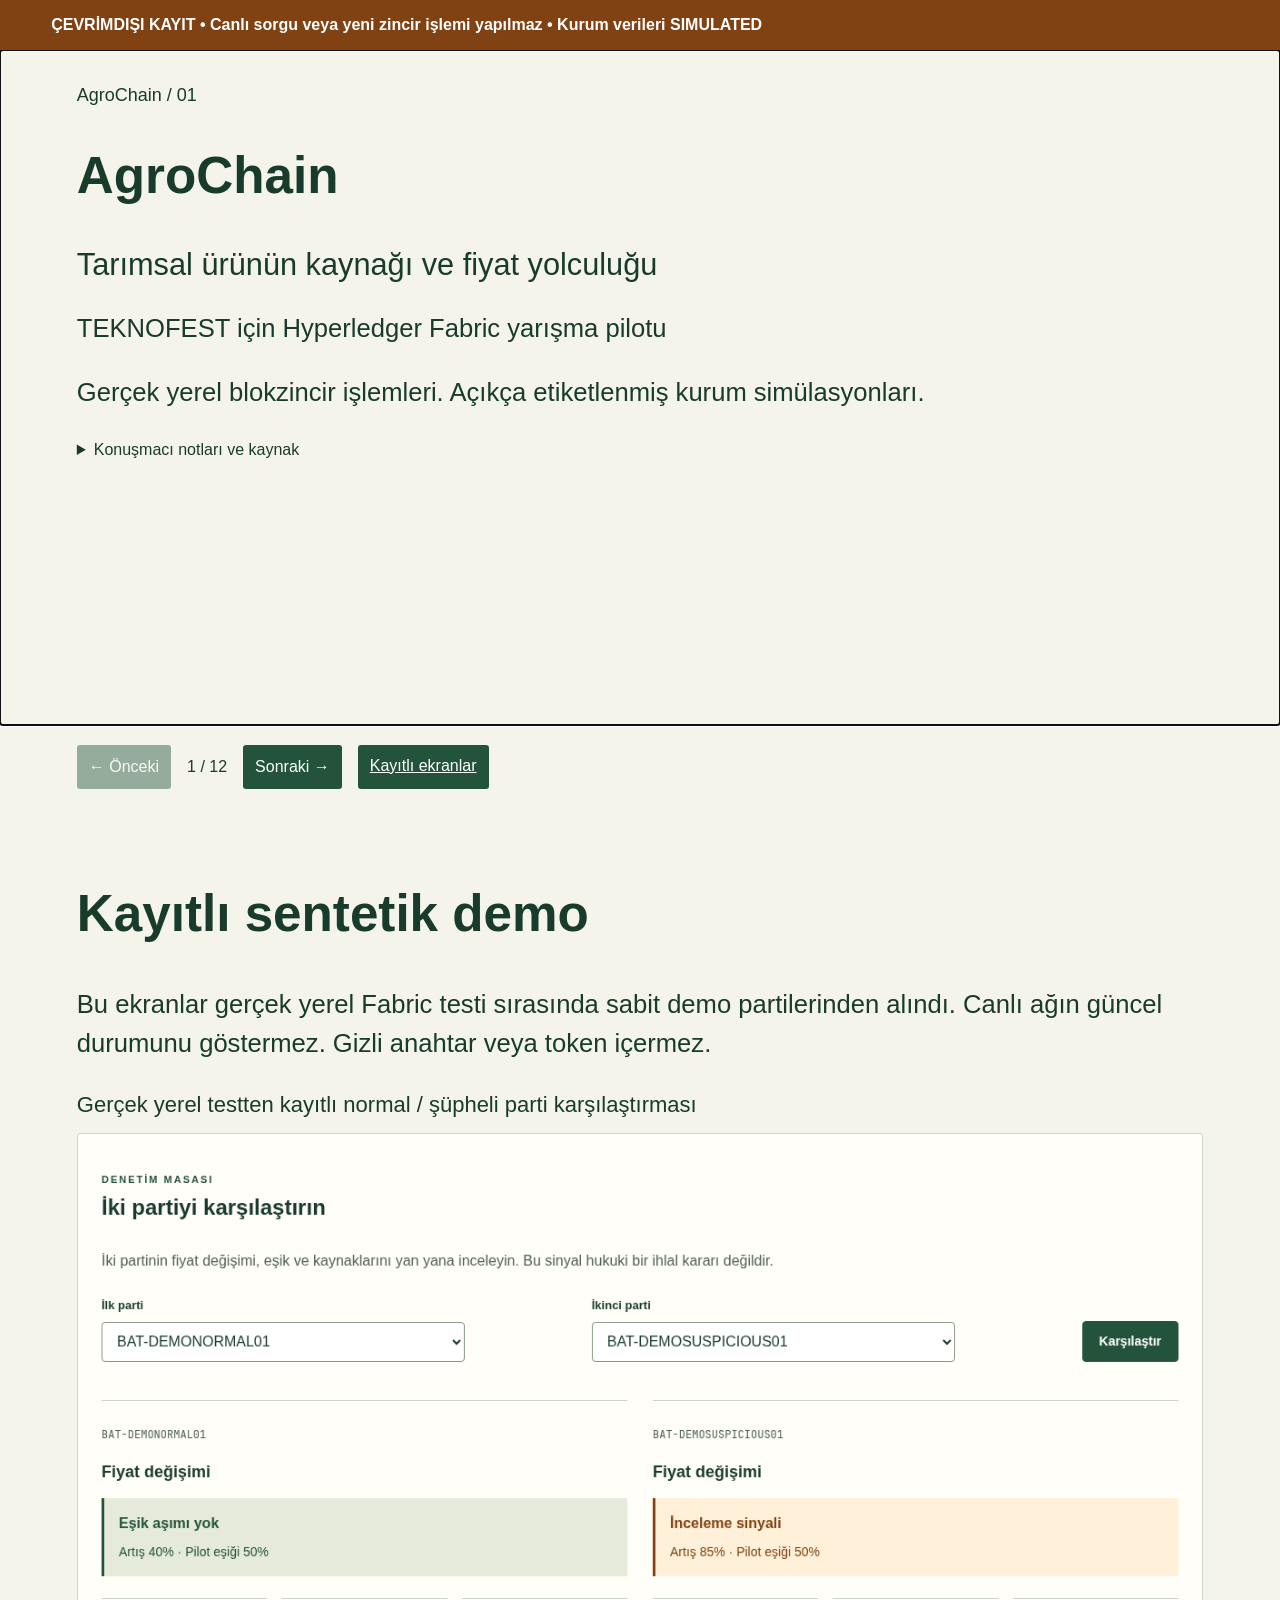
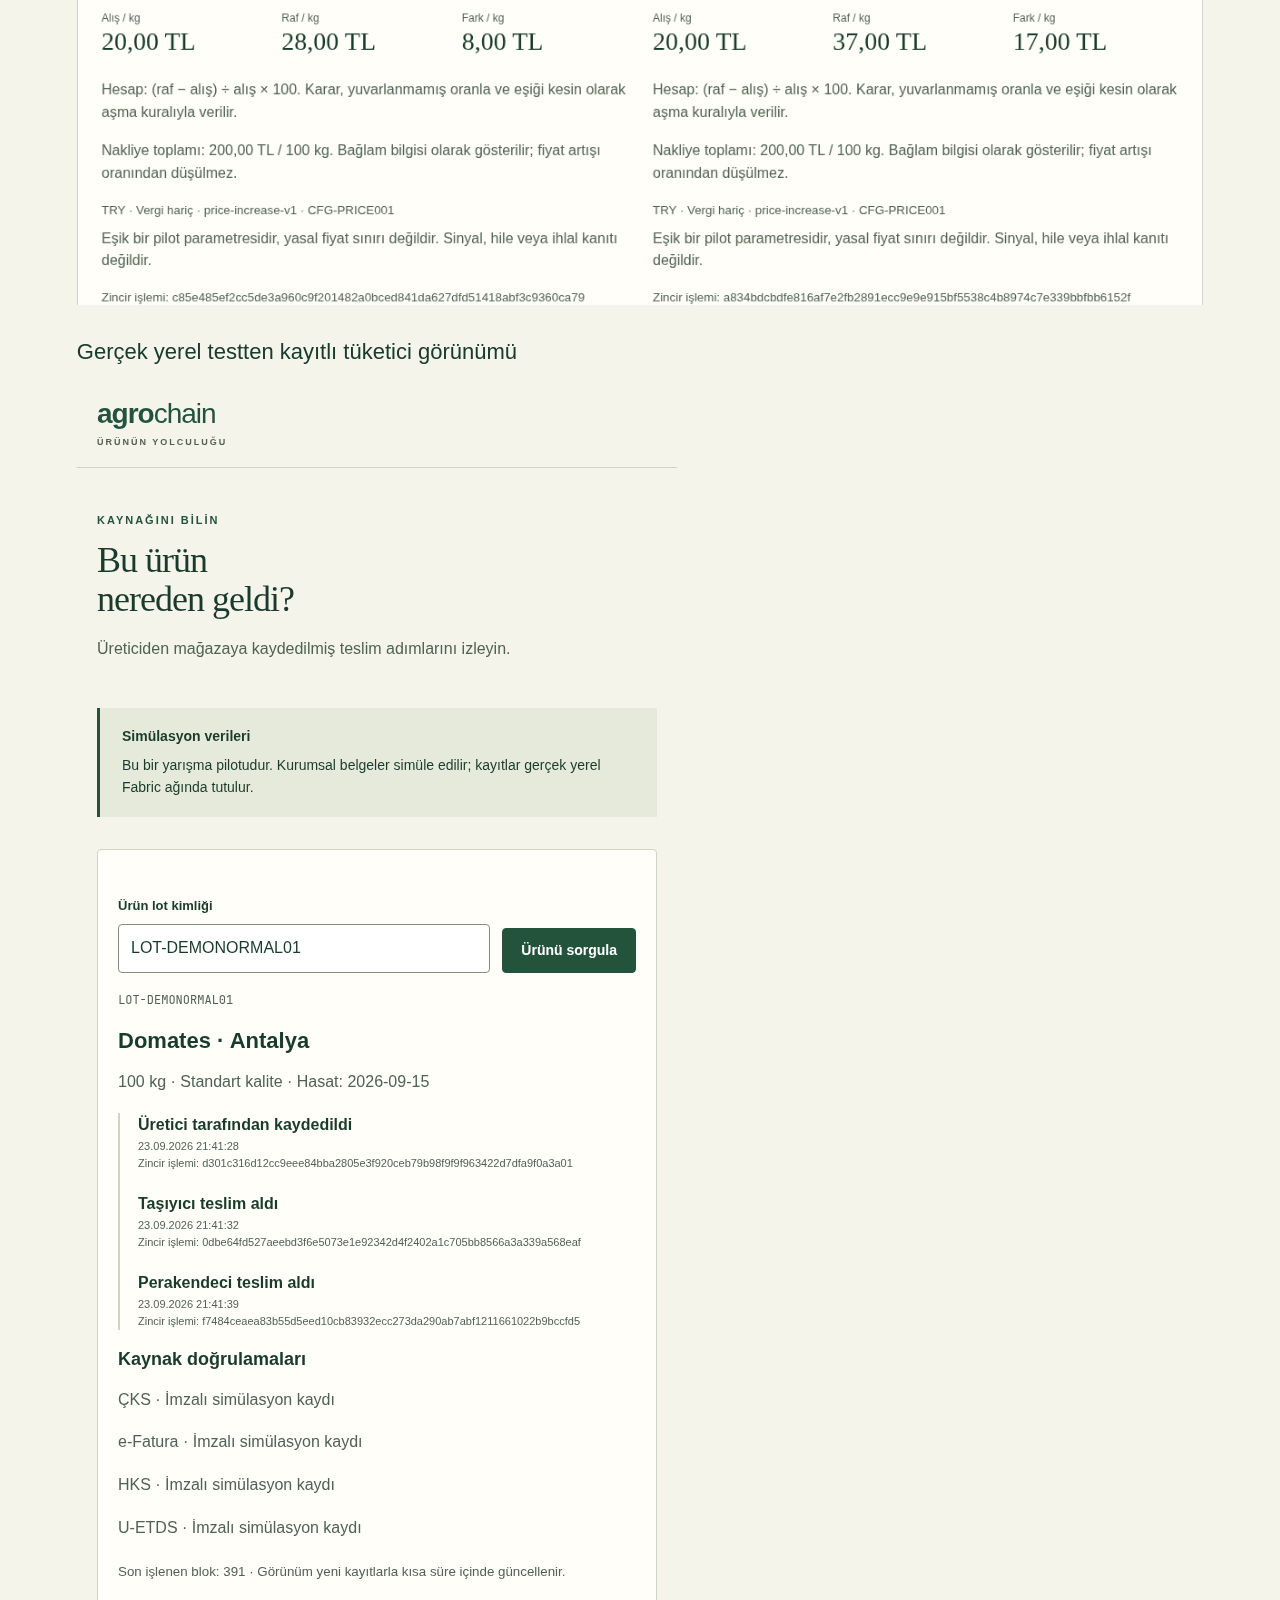
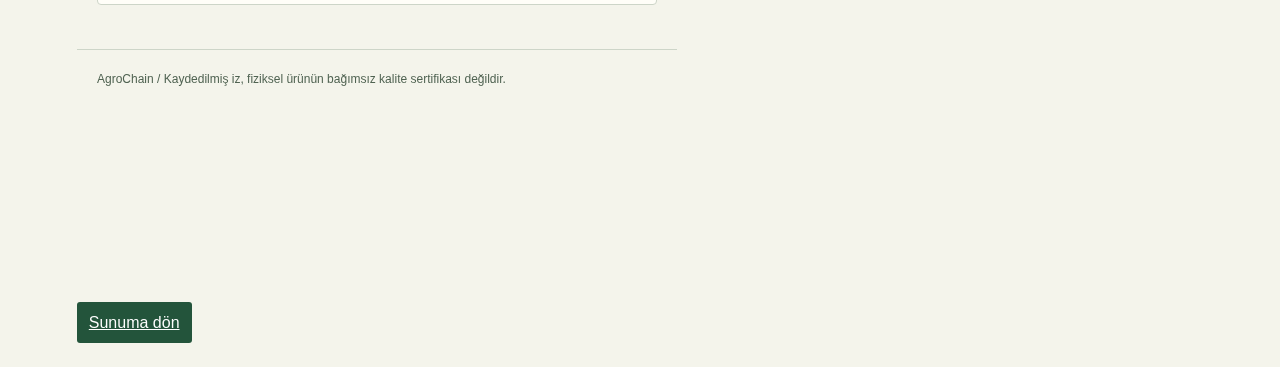
<file: docs/competition/offline.html>
<!doctype html><html lang="tr"><meta charset="utf-8"><meta name="viewport" content="width=device-width,initial-scale=1"><meta http-equiv="Content-Security-Policy" content="default-src 'none'; style-src 'unsafe-inline'; script-src 'unsafe-inline'; img-src data:; connect-src 'none'; base-uri 'none'"><title>AgroChain / Çevrimdışı yarışma paketi</title><style>
    :root{font-family:Arial,sans-serif;color:#193b2b;background:#f4f4eb}*{box-sizing:border-box}body{margin:0}.warning{padding:16px 4vw;background:#804213;color:white;font-weight:bold;position:sticky;top:0;z-index:1}.slide{padding:35px 6vw;max-width:1440px;min-height:75vh;margin:auto}h1{font-size:clamp(32px,4vw,60px);line-height:1.1;max-width:1100px}h2{font-size:clamp(22px,2.4vw,34px);font-weight:normal}p,.flow{font-size:clamp(18px,2vw,28px);line-height:1.5}.number,.foot,details p{font-size:18px}.foot{margin-top:30px;color:#506352}nav{padding:20px 6vw;display:flex;gap:16px;align-items:center;flex-wrap:wrap}button,a{font:inherit;min-height:44px;padding:12px;background:#23543b;color:white;border:0;border-radius:3px}a:focus-visible,button:focus-visible,summary:focus-visible{outline:3px solid #804213;outline-offset:3px}button:disabled{opacity:.45}#evidence{padding:35px 6vw;max-width:1440px;margin:auto}figure{margin:30px 0}img{max-width:100%;height:auto}figure:last-child img{max-height:1000px;width:auto}figcaption{font-size:22px;margin-bottom:15px}details{margin-top:24px}summary{cursor:pointer;min-height:44px}details p{line-height:1.5}@media print{.slide[hidden]{display:block}.warning{position:static}.slide{break-after:page}nav{display:none}details{display:none}}
    </style><div class="warning">ÇEVRİMDIŞI KAYIT • Canlı sorgu veya yeni zincir işlemi yapılmaz • Kurum verileri SIMULATED</div><main><section class="slide" id="slide-1" tabindex="-1" ><div class="number">AgroChain / 01</div><h1>AgroChain</h1><h2>Tarımsal ürünün kaynağı ve fiyat yolculuğu</h2><p>TEKNOFEST için Hyperledger Fabric yarışma pilotu</p><p>Gerçek yerel blokzincir işlemleri. Açıkça etiketlenmiş kurum simülasyonları.</p><p class="foot"></p><details><summary>Konuşmacı notları ve kaynak</summary><p>Bu sunum teknik jüri içindir. Ana iddiamız, kuruluşlar arasında ürün izini korurken ticari veriyi yalnız yetkili taraflarla paylaşmaktır. Kaynak: docs/ARCHITECTURE.md. Takım adı veya gerçek kurum ortaklığı varsayılmamıştır.</p></details></section><section class="slide" id="slide-2" tabindex="-1" hidden><div class="number">AgroChain / 02</div><h1>İzlenebilirlikte kanıt ihtiyacı</h1><h2>Bir ürün partisi için ortak ve denetlenebilir kayıt</h2><p>Hangi kuruluş teslim etti, hangisi kabul etti?</p><p>Belge sonradan değişti mi?</p><p>Fiyat artışı hangi girdiler ve eşikle değerlendirildi?</p><p class="foot"></p><details><summary>Konuşmacı notları ve kaynak</summary><p>Bunlar pilotun cevapladığı sorulardır. Fiziksel ürünün doğruluğunu tek başına blokzincir garanti etmez. Kaynak: docs/ARCHITECTURE.md ve docs/SECURITY_AND_PRIVACY.md.</p></details></section><section class="slide" id="slide-3" tabindex="-1" hidden><div class="number">AgroChain / 03</div><h1>Üreticiden perakendeciye</h1><h2>Her teslim iki taraflı kabul gerektirir</h2><p>Üretici parti oluşturur ve teslim teklif eder.</p><p>Taşıyıcı kabul eder, nakliyeyi kaydeder ve mağazaya teklif eder.</p><p>Perakendeci kabul eder ve raf teklif fiyatını bildirir.</p><p class="foot">100 kg standart domates, Antalya. Raf teklifi gerçekleşmiş satış anlamına gelmez.</p><details><summary>Konuşmacı notları ve kaynak</summary><p>CREATED, PICKUP_PENDING, IN_TRANSPORT, DELIVERY_PENDING, RECEIVED, RETAIL_REPORTED. Nakliye kaydı IN_TRANSPORT durumunda sürümü artırır. Kaynak: docs/STATE_MACHINE.md.</p></details></section><section class="slide" id="slide-4" tabindex="-1" hidden><div class="number">AgroChain / 04</div><h1>Sistem mimarisi</h1><h2>Kurum verisini backend doğrular, zincir kuralları yeniden denetler</h2><div class="flow">Aktör / denetçi arayüzü<br>↓<br>Spring Boot API ↔ İmzalı kurum simülatörleri (SIMULATED)<br>↓<br>Fabric Gateway · kuruluş kimliği<br>↓<br>Go chaincode · deterministik doğrulama<br>↓<br>Ortak ledger ↔ Üç özel veri koleksiyonu</div><p>Backend: belge arşivi ve kalıcı işlem günlüğü. Geçerli olaylardan tüketici görünümü. 4 peer, 3 Raft orderer, TLS.</p><p class="foot"></p><details><summary>Konuşmacı notları ve kaynak</summary><p>Arayüz Spring Boot&#x27;a, backend Fabric Gateway&#x27;e bağlanır. Simülatörlere sadece backend erişir. Chaincode HTTP çağırmaz. Dört uygulama MSP&#x27;si, dört peer, üç Raft orderer aynı yerel makinededir. İşlemler Retailer ve Regulator tarafından endorse edilir. Kaynak: docs/ARCHITECTURE.md ve network/config/chaincode.env.</p></details></section><section class="slide" id="slide-5" tabindex="-1" hidden><div class="number">AgroChain / 05</div><h1>Veri paylaşım sınırları</h1><h2>Şeffaflık, tüm ticari verilerin herkese açılmasını gerektirmez</h2><p>Ortak defter: parti, miktar, sahiplik, durum ve belge kanıtı.</p><p>Özel koleksiyonlar: alış, nakliye, raf fiyatı ve inceleme kayıtları.</p><p>Zincir dışı: özgün belgeler, kontrollü arşiv ve işlem günlüğü.</p><p class="foot">Tüketici görünümü yalnız izin verilen kaynak ve teslim alanlarını içerir.</p><details><summary>Konuşmacı notları ve kaynak</summary><p>tradePrivate: Producer/Retailer/Regulator. freightPrivate: Logistics/Retailer/Regulator. retailAuditPrivate: Retailer/Regulator. Saltlı taahhüt ve imzalar belgeyi bağlar. Kuruluş yöneticisine veya tek makine yöneticisine karşı gizlilik iddiası yoktur. Kaynak: docs/SECURITY_AND_PRIVACY.md.</p></details></section><section class="slide" id="slide-6" tabindex="-1" hidden><div class="number">AgroChain / 06</div><h1>Kurum verisi ve belge bütünlüğü</h1><h2>ÇKS, e-Fatura, HKS ve U-ETDS: SIMULATED</h2><p>Backend imzayı, kaynak anahtarını ve işlem bağını doğrular.</p><p>Chaincode deterministik olarak kanıtı denetler.</p><p>Özgün belge doğrulanır. Değiştirilen belge reddedilir.</p><p class="foot">Gerçek devlet API bağlantısı veya kurum onayı iddiası yoktur.</p><details><summary>Konuşmacı notları ve kaynak</summary><p>Dört yerel Ed25519 kaynak anahtarı değişmez kayıtla güvenilir kabul edilir. Kaynak: docs/STAGE4_REPORT.md, docs/STAGE5_REPORT.md ve docs/STAGE7_REPORT.md. Kaynakların gerçekliği pilot varsayımıdır.</p></details></section><section class="slide" id="slide-7" tabindex="-1" hidden><div class="number">AgroChain / 07</div><h1>İki parti, açıklanabilir sonuç</h1><h2>Alış 20 TL/kg. Pilot eşiği %50.</h2><p>Normal: 28 TL/kg raf fiyatı, %40 artış, eşik aşımı yok.</p><p>Şüpheli: 37 TL/kg raf fiyatı, %85 artış, inceleme sinyali.</p><p class="foot">(Raf − alış) / alış × 100. Karar tam oranla verilir. Tam %50 sinyal üretmez.</p><details><summary>Konuşmacı notları ve kaynak</summary><p>Para kuruş tamsayısıyla tutulur. Nakliye toplamı 200 TL/100 kg, açıklayıcı bağlamdır ve oran hesabından düşülmez. Eşik CFG-PRICE001 için 5000 baz puandır. Ortam ayarı zincir politikasıyla eşleşmelidir. Yeni eşik yeni politika gerektirir. Kaynak: scripts/demo.py ve docs/STAGE6_UI.md.</p></details></section><section class="slide" id="slide-8" tabindex="-1" hidden><div class="number">AgroChain / 08</div><h1>İnceleme süreci</h1><h2>Sinyal, insan incelemesine giriş sağlar</h2><p>Oracle hesabı önerir, chaincode özel girdilerden yeniden hesaplar.</p><p>Yetkili incelemeci kaydı açar ve gerekçeli sonuç ekler.</p><p>Özgün hesap ve sınıflandırma korunur.</p><p class="foot">Pilot eşiği yasal sınır değildir. Sinyal, hile veya ihlal kanıtı değildir.</p><details><summary>Konuşmacı notları ve kaynak</summary><p>OPEN, IN_REVIEW, RESOLVED ayrı inceleme durumlarıdır. Alış yaşam döngüsü RETAIL_REPORTED olarak kalır. Sonuçlar EXPLAINED, FOLLOW_UP_RECOMMENDED veya INSUFFICIENT_EVIDENCE olabilir. Kaynak: docs/STATE_MACHINE.md ve docs/STAGE6_REPORT.md.</p></details></section><section class="slide" id="slide-9" tabindex="-1" hidden><div class="number">AgroChain / 09</div><h1>Tüketici QR görünümü</h1><h2>Kaynak ve teslim geçmişi</h2><p>Oturum açmadan ürünün kaydına erişim.</p><p>Hasat, miktar ve teslim adımları.</p><p>Özel fiyat ve inceleme metni yanıtta bulunmaz.</p><p class="foot">QR yerelde üretilir. Telefon için erişilebilir yerel ağ adresi ayrıca ayarlanır.</p><details><summary>Konuşmacı notları ve kaynak</summary><p>Kaynak: docs/STAGE6_UI.md ve scripts/demo.py. Sağdaki alanlar sabit sentetik demo lotunun kamu görünümünü özetler. Gerçek arayüz görüntüsü çevrimdışı paketin kayıtlı ekranlar bölümündedir. Çevrimdışı ekran görüntüsü canlı sorgu değildir.</p></details></section><section class="slide" id="slide-10" tabindex="-1" hidden><div class="number">AgroChain / 10</div><h1>Test ve ölçüm kanıtı</h1><h2>Tek makine, sıralı pilot ölçümü</h2><p>Aşama 7: 113 farklı otomatik test ve iki temiz ağ tekrarı geçti.</p><p>Sorgu medyanı yaklaşık 3 ms. Onay yaklaşık 2 saniye.</p><p>Bu sonuçlar kapasite veya ülke çapında ölçek kanıtı değildir.</p><p class="foot"></p><details><summary>Konuşmacı notları ve kaynak</summary><p>Kaynak: docs/STAGE7_REPORT.md ve docs/STAGE7_MEASUREMENTS.json. Gateway gönderimden VALID&#x27;e n=30 medyan 2022,271 ms p95 2042,957 ms. Ortak sorgu n=30 medyan 2,998 ms p95 3,941 ms. Tam rota n=6 medyan 16523,849 ms p95 16592,872 ms. Isınma dışlandı, eşzamanlılık 1, p95 nearest-rank. HTTP n=42 medyan 2045,039 ms. Farklı ölçümlerin başlangıç/bitiş noktaları aynı değildir.</p></details></section><section class="slide" id="slide-11" tabindex="-1" hidden><div class="number">AgroChain / 11</div><h1>Üç dakikalık canlı gösterim</h1><h2>Önceden yüklenmiş iki partiyle tekrarlanabilir akış</h2><p>0:00–0:30  Pilot ve simülasyon sınırları</p><p>0:30–1:35  Normal/şüpheli parti karşılaştırması ve geçmişler</p><p>1:35–2:15  Yetkili inceleme ve özel veri sınırı</p><p>2:15–3:00  Tüketici QR görünümü ve kanıtların özeti</p><p class="foot"></p><details><summary>Konuşmacı notları ve kaynak</summary><p>Sunum slaytları teknik anlatım için, üç dakikalık akış uygulama gösterimi içindir. Tüm yedi yazma işlemini sahnede yeniden üretmek yerine önceden seed edilen gerçek kayıtları gösterin. Ayrıntılı konuşma metni: docs/competition/DEMO_3MIN.md.</p></details></section><section class="slide" id="slide-12" tabindex="-1" hidden><div class="number">AgroChain / 12</div><h1>Pilotun sonucu ve sınırları</h1><h2>Ürün izi, özel ticari veri ve açıklanabilir inceleme</h2><p>Dört kuruluş kimliğiyle çalışan uçtan uca yerel akış.</p><p>Gerçek kurum erişimi, bağımsız işletim ve üretim kimlik yönetimi sonraki çalışmalar.</p><p>Ağ kullanılamazsa açıkça etiketlenmiş çevrimdışı kanıt paketi.</p><p class="foot">Mühendislik teslimi. Yarışma portalına başvuru veya resmi uygunluk onayı değildir.</p><details><summary>Konuşmacı notları ve kaynak</summary><p>Bu pilot aynı makinede çalışır. Raft üç orderer içerir ama ortak makine arızasını tolere etmez. Tam kayıtlı veri ve fiziksel dünya arasında doğruluk varsayımı vardır. Kaynak: docs/ARCHITECTURE.md, docs/STAGE7_REPORT.md, docs/competition/OFFLINE.md.</p></details></section></main><nav aria-label="Slayt gezintisi"><button id="prev">← Önceki</button><span id="position" aria-live="polite">1 / 12</span><button id="next">Sonraki →</button><a href="#evidence">Kayıtlı ekranlar</a></nav><section id="evidence"><h1>Kayıtlı sentetik demo</h1><p>Bu ekranlar gerçek yerel Fabric testi sırasında sabit demo partilerinden alındı. Canlı ağın güncel durumunu göstermez. Gizli anahtar veya token içermez.</p><figure><figcaption>Gerçek yerel testten kayıtlı normal / şüpheli parti karşılaştırması</figcaption><img alt="Gerçek yerel testten kayıtlı normal / şüpheli parti karşılaştırması" src="[data-uri]"></figure><figure><figcaption>Gerçek yerel testten kayıtlı tüketici görünümü</figcaption><img alt="Gerçek yerel testten kayıtlı tüketici görünümü" src="[data-uri]"></figure><a href="#slide-1" id="back">Sunuma dön</a></section><script>
    const slides=[...document.querySelectorAll('.slide')];let current=0;
    function show(n){current=Math.max(0,Math.min(slides.length-1,n));slides.forEach((s,i)=>s.hidden=i!==current);document.getElementById('position').textContent=(current+1)+' / '+slides.length;document.getElementById('prev').disabled=current===0;document.getElementById('next').disabled=current===slides.length-1;slides[current].focus({preventScroll:true});window.scrollTo(0,0);}
    document.getElementById('prev').onclick=()=>show(current-1);document.getElementById('next').onclick=()=>show(current+1);document.getElementById('back').onclick=()=>show(0);document.addEventListener('keydown',e=>{if(e.target.closest('summary,details'))return;if(e.key==='ArrowRight'){e.preventDefault();show(current+1);}if(e.key==='ArrowLeft'){e.preventDefault();show(current-1);}if(e.key==='Home')show(0);if(e.key==='End')show(slides.length-1);});show(0);
    </script></html>
</file>
